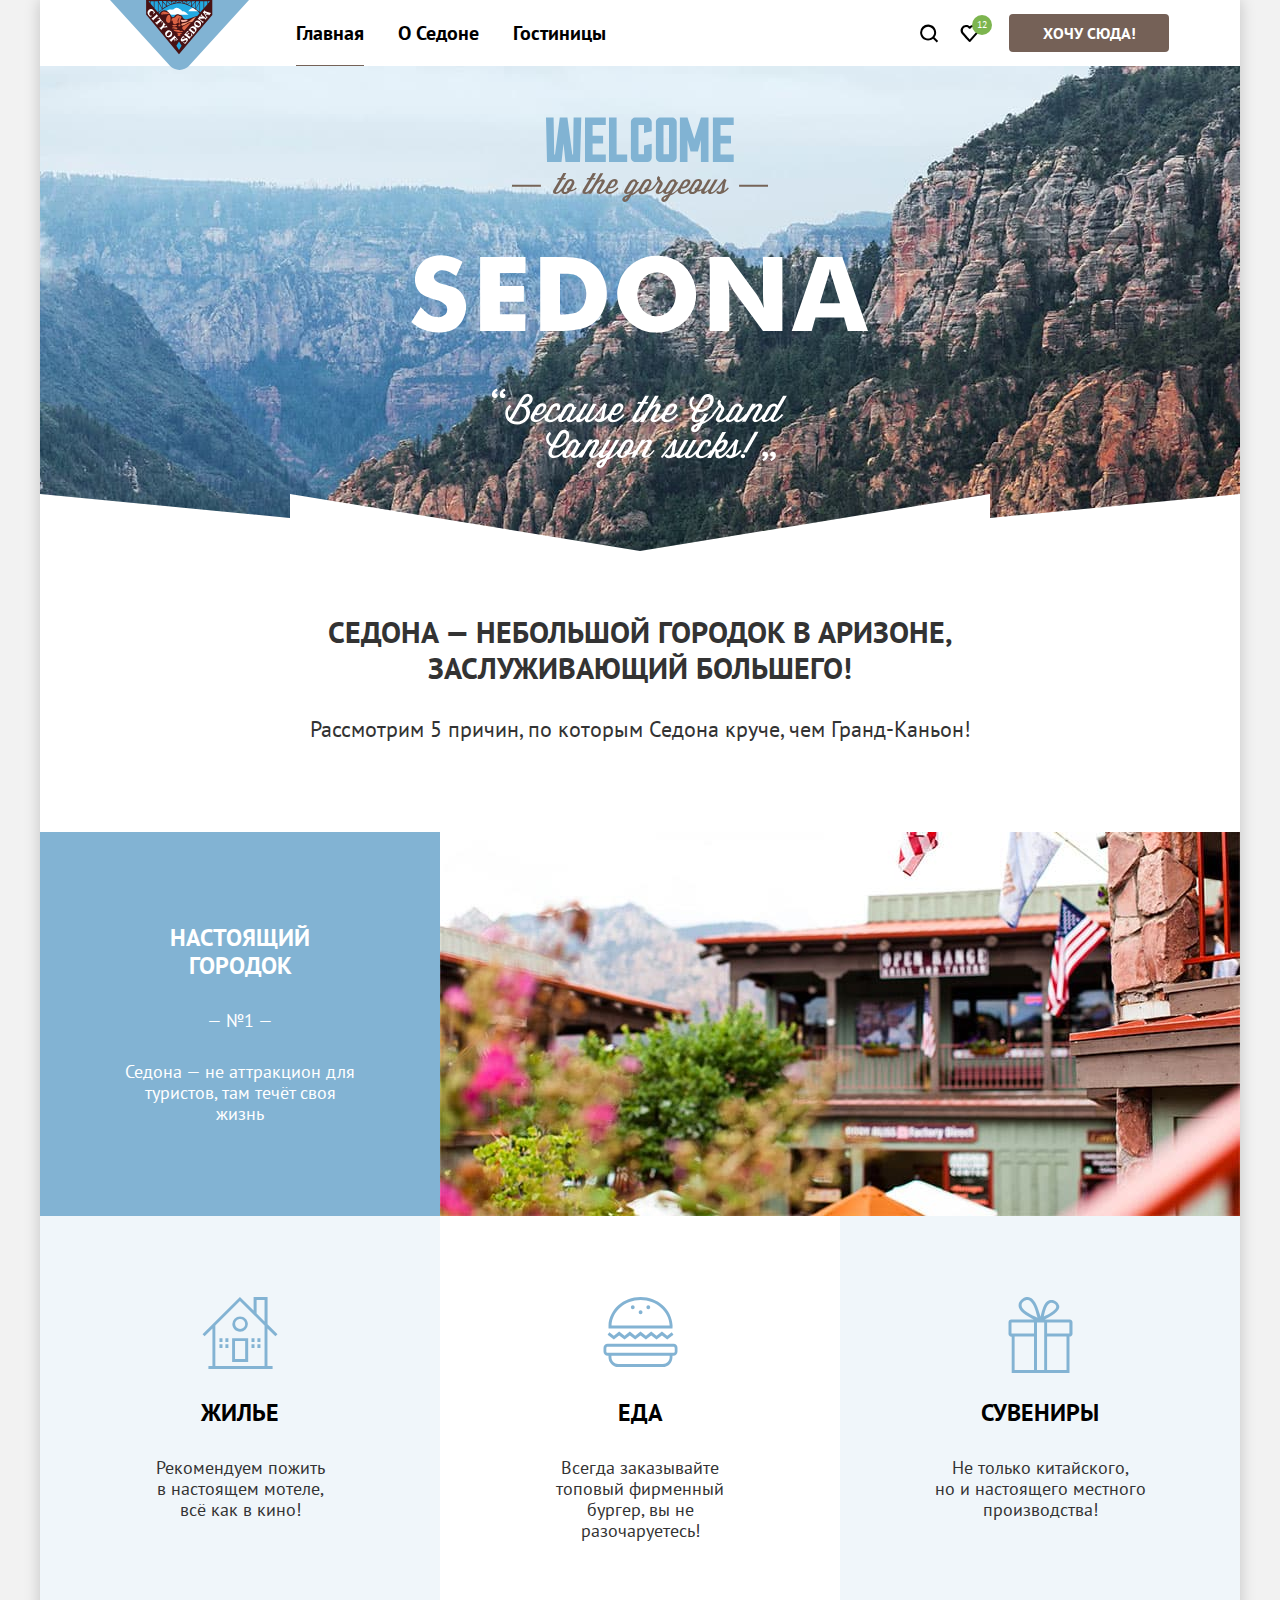
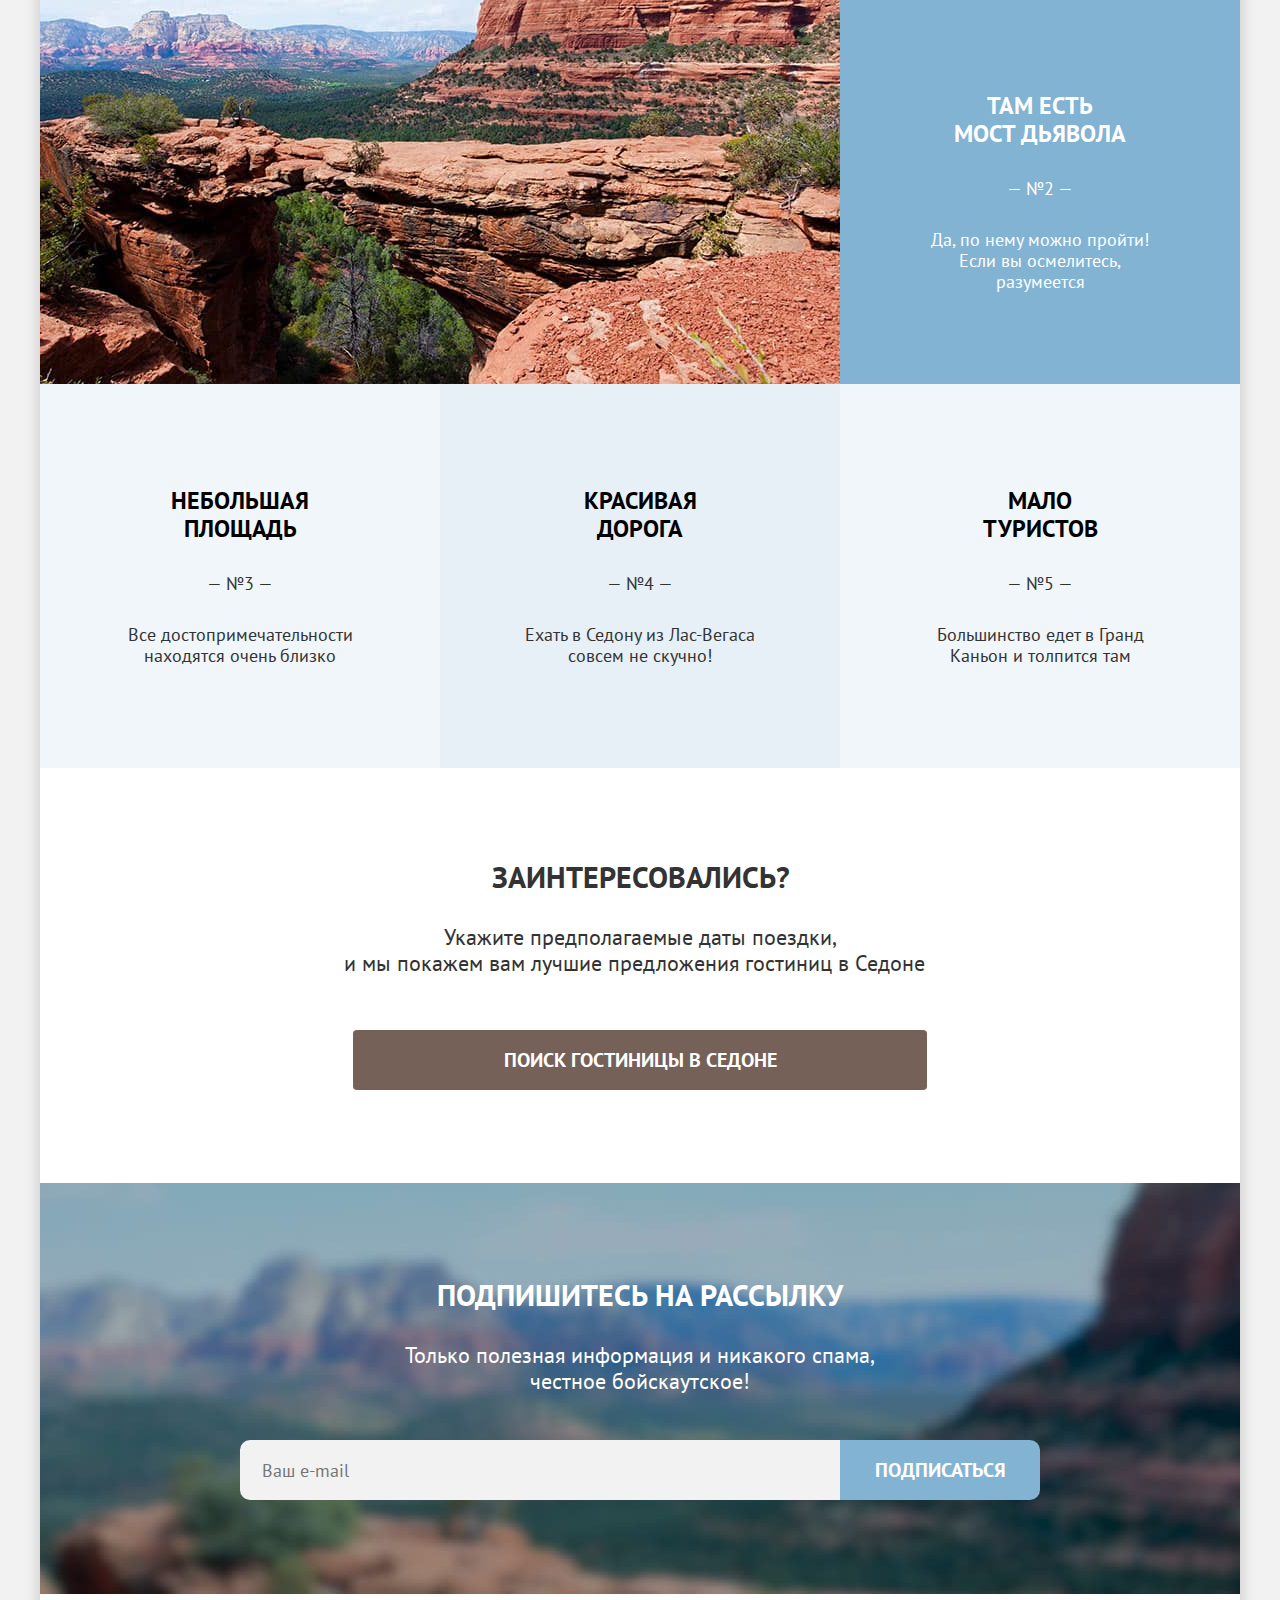
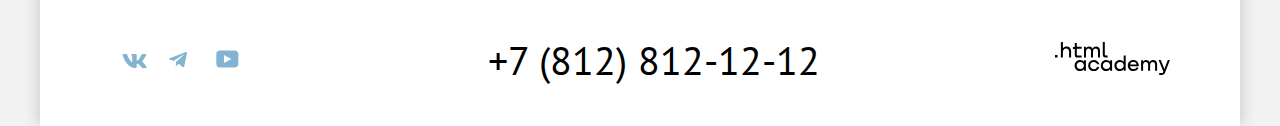
<file: index.html>
<!DOCTYPE html>
<html lang="ru">

<head>
  <meta charset="utf-8">
  <title>HTML Academy: Седона</title>
  <link rel="icon" href="favicon.ico">
  <link rel="icon" type="image/png" sizes="32x32" href="images/favicon.png">
  <link rel="stylesheet" href="styles/style.css">
</head>

<body>
  <div class="container">
    <header class="header">
      <a class="header-logo">
        <img class="page-header-logo" src="images/logo.svg" width="139" height="70" alt="Логотип Седона.">
      </a>
      <nav class="navigation">
        <ul class="navigation-list">
          <li class="navigation-item">
            <a class="navigation-link navigation-link-current">Главная</a>
          </li>
          <li class="navigation-item">
            <a class="navigation-link" href="#">О Седоне</a>
          </li>
          <li class="navigation-item">
            <a class="navigation-link" href="catalog.html">Гостиницы</a>
          </li>
        </ul>
      </nav>
      <nav class="navigation-user">
        <ul class="navigation-list navigation-user">
          <li class="navigation-item">
            <a class="navigation-link" href="#">
              <svg class="navigation-icon" aria-hidden="true" focusable="false" width="19" height="19"
                viewBox="0 0 19 19" fill="currentColor" xmlns="http://www.w3.org/2000/svg">
                <path
                  d="m18.16 17.05-3.71-3.7c1-1.3 1.7-3 1.7-4.9 0-4.4-3.6-8-8.02-8a8.12 8.12 0 0 0-8.02 8.1c0 4.4 3.6 8 8.02 8 1.8 0 3.51-.6 4.91-1.7l3.71 3.7 1.4-1.5Zm-10.03-2.5c-3.3 0-6.02-2.7-6.02-6a6.03 6.03 0 0 1 12.04 0c0 3.3-2.71 6-6.02 6Z" />
              </svg>
              <span class="visually-hidden">Поиск.</span>
            </a>
          </li>
          <li class="navigation-item">
            <a class="navigation-link" href="#">
              <svg class="navigation-icon" aria-hidden="true" focusable="false" width="19" height="17"
                viewBox="0 0 19 17" fill="currentColor" xmlns="http://www.w3.org/2000/svg">
                <path
                  d="M9.58 17c-.3 0-.6-.1-.8-.4-5.42-6.1-6.72-7.5-7.03-7.9A5.4 5.4 0 0 1 6.16 0c1.31 0 2.51.5 3.52 1.3a5.47 5.47 0 0 1 9.03 4.1c0 1.3-.5 2.5-1.31 3.4l-7.02 7.9c-.2.2-.4.3-.8.3ZM3.56 7.5c.3.4 3.51 4 6.12 6.9l6.21-7c.5-.5.7-1.2.7-2 0-1.8-1.5-3.3-3.3-3.3-1 0-2 .5-2.71 1.3-.3.3-.6.4-.9.4-.3 0-.6-.2-.8-.4a3.7 3.7 0 0 0-2.71-1.3c-1.8 0-3.31 1.5-3.31 3.3-.1.9.3 1.6.7 2.1-.1 0-.1 0 0 0Z" />
              </svg>
              <span class="visually-hidden">Избранное.</span>
              <span class="likes">12</span>
            </a>
          </li>
          <li class="navigation-item">
            <button class="button navigation-link" type="button">Хочу сюда!</button>
          </li>
        </ul>
      </nav>
    </header>
    <div class="modal-container modal-container-close">
      <div class="modal modal-auth">
        <button class="modal-close-button" type="button">
          <span class="visually-hidden">Закрыть.</span>
        </button>
        <section class="modal-content">
          <h2 class="modal-title">Поиск гостиницы в Седоне</h2>
          <form class="auth-form" action="https://echo.htmlacademy.ru/" method="post">
            <div class="position">
              <p class="auth-date">
                <label class="field" for="auth-date">Дата Заезда:</label>
                <input class="auth-form-field error" type="text" name="date-leaving" id="auth-date"
                  placeholder="27 апреля 2020" required>
              </p>
              <span class="text-form red">Мы не можем отправить вас в прошлое.</span>
              <p class="auth-date">
                <label class="field" for="auth-date-leaving">Дата Выезда:</label>
                <input class="auth-form-field error" type="text" name="date" id="auth-date-leaving"
                  placeholder="1 сентября 2021" required>
              </p>
              <span class="text-form">На эти даты есть свободные номера. Пока есть.</span>
            </div>
            <div class="group-choice">
              <div class="adults">
                <label class="field-adults" for="adults">Взрослые:</label>
                <span class="visually-hidden">Уменьшить.</span>
                <button class="button button-minus" type="button">
                </button>
                <input class="form-field" type="number" name="adults" id="adults" value="2" min="1" required>
                <span class="visually-hidden">Увеличить.</span>
                <button class="button button-plus" type="button">
                </button>
              </div>
              <div class="child">
                <span class="field-child">
                  <label class="field-child" for="child">
                    Дети:
                    <span class="visually-hidden">Посмотреть дополнительную информацию.</span>
                  </label>
                  <span class="tooltip">
                    <button class="tooltip-toggle" type="button" aria-labelledby="tooltip-label">
                      <svg class="tooltip-icon" width="1" height="9" viewBox="0 0 1 9" fill="currentColor"
                        xmlns="http://www.w3.org/2000/svg">
                        <g clip-path="url(#a)">
                          <path d="M0 9h1V3H0v6ZM1 0H0v1h1V0Z" />
                        </g>
                        <defs>
                          <clipPath id="a">
                            <path d="M0 0h1v9H0z" />
                          </clipPath>
                        </defs>
                      </svg>
                    </button>
                    <span class="tooltip-text" role="tooltip" id="tooltip-label">Укажите количество детей, которые
                      будут
                      с вами, возраст которых от 6 до 18
                      лет. Дети до 6 лет размещаются бесплатно.</span>
                  </span>
                </span>
                <span class="visually-hidden">Уменьшить.</span>
                <button class="button button-minus" type="button">
                </button>
                <input class="form-field" type="number" name="child" id="child" value="1">
                <span class="visually-hidden">Увеличить.</span>
                <button class="button button-plus" type="button">
                </button>
              </div>
            </div>
            <button class="button modal-submit" type="submit">Найти</button>
          </form>
        </section>
      </div>
    </div>
    <main class="main-container">
      <div class="welcome">
        <h1 class="visually-hidden main-header">Седона: город-курорт.</h1>
        <img class="welcome-text" src="images/welcome.svg" width="458" height="403"
          alt="Добро пожаловать в прекрасную Седону.">
      </div>
      <div class="index-block">
        <h2 class="index-header">Седона — небольшой городок в Аризоне,<br>
          заслуживающий большего!</h2>
        <p class="reasons">Рассмотрим 5 причин, по которым Седона круче, чем Гранд-Каньон!</p>
      </div>
      <section>
        <h2 class="visually-hidden reasons-header">Преимущества.</h2>
        <ul class="reasons-list">
          <li class="reasons-item town">
            <div class="reasons-block">
              <h3 class="reasons-title white-title">Настоящий городок</h3>
              <span class="reasons-description white-description">— №1 —</span>
              <p class="reasons-description white-description">Седона — не аттракцион для туристов, там течёт своя
                жизнь
              </p>
            </div>
            <div>
              <img class="reasons-image" src="images/photo-motel.jpg" width="800" height="384"
                alt="Туристический комплекс.">
            </div>
          </li>
          <li class="reasons-item">
            <div class="reasons-block block-housing">
              <h3 class="reasons-title block-title">Жилье</h3>
              <p class="reasons-description-block">Рекомендуем пожить в&nbsp;настоящем мотеле,<br>
                всё как в кино!</p>
            </div>
          </li>
          <li class="reasons-item">
            <div class="reasons-block block-food">
              <h3 class="reasons-title block-title">Еда</h3>
              <p class="reasons-description-block">Всегда заказывайте
                топовый&nbsp;фирменный бургер, вы не разочаруетесь!</p>
            </div>
          </li>
          <li class="reasons-item">
            <div class="reasons-block block-souvenirs">
              <h3 class="reasons-title block-title">Сувениры</h3>
              <p class="reasons-description-block">Не только китайского,<br>
                но и настоящего местного производства!</p>
            </div>
          </li>
          <li class="reasons-item bridge">
            <div class="reasons-block">
              <h3 class="reasons-title white-title">Там есть<br> мост дьявола</h3>
              <span class="reasons-description white-description">— №2 —</span>
              <p class="reasons-description white-description">Да, по нему можно пройти! Если вы осмелитесь,
                разумеется
              </p>
            </div>
            <div>
              <img class="reasons-image" src="images/photo-mountain.jpg" width="800" height="384"
                alt="Красная гора утеса около города Седона.">
            </div>
          </li>
          <li class="reasons-item">
            <h3 class="reasons-title">Небольшая площадь</h3>
            <span class="reasons-description">— №3 —</span>
            <p class="reasons-description">Все достопримечательности находятся очень близко</p>
          </li>
          <li class="reasons-item">
            <h3 class="reasons-title">Красивая<br> дорога</h3>
            <span class="reasons-description">— №4 —</span>
            <p class="reasons-description">Ехать в Седону из Лас-Вегаса совсем не скучно!</p>
          </li>
          <li class="reasons-item">
            <h3 class="reasons-title">Мало<br> туристов</h3>
            <span class="reasons-description">— №5 —</span>
            <p class="reasons-description">Большинство едет в Гранд Каньон и толпится там</p>
          </li>
        </ul>
      </section>
      <section class="interested">
        <h2 class="interested-title">Заинтересовались?</h2>
        <p class="interested-information">Укажите предполагаемые даты поездки,<br> и мы покажем вам лучшие предложения
          гостиниц в Седоне&nbsp;&nbsp;</p>
        <a class="button button-search" href="#">Поиск гостиницы в Седоне</a>
      </section>
      <section class="subscribe">
        <h2 class="subscribe-title">Подпишитесь на рассылку</h2>
        <p class="useful">Только полезная информация и никакого спама,<br> честное бойскаутское!</p>
        <form class="subscribe-form" action="https://echo.htmlacademy.ru/" method="post">
          <label class="visually-hidden" for="subscribed">Ваш e-mail.</label>
          <input class="email error" type="email" name="email" id="subscribed" placeholder="Ваш e-mail" required>
          <button class="button-email button-transform" type="submit">Подписаться</button>
        </form>
      </section>
    </main>
    <footer class="page-footer">
      <section class="page-footer-container">
        <div class="footer-social">
          <h2 class="visually-hidden">Социальные сети.</h2>
          <ul class="footer-social-list">
            <li class="footer-social-item">
              <a class="social-link" href="https://vk.com/htmlacademy">
                <svg class="social-network" aria-hidden="true" focusable="false" width="25" height="14"
                  viewBox="0 0 25 14" xmlns="http://www.w3.org/2000/svg">
                  <path
                    d="M24.12.95c.16-.55 0-.95-.8-.95H20.7c-.67 0-.98.35-1.15.73 0 0-1.33 3.2-3.22 5.27-.61.6-.9.8-1.23.8-.16 0-.41-.2-.41-.74V.95c0-.66-.19-.95-.74-.95H9.82c-.42 0-.67.3-.67.6 0 .61.95.76 1.04 2.5v3.8c0 .84-.15.99-.48.99-.9 0-3.06-3.21-4.34-6.89-.25-.71-.5-1-1.18-1H1.57c-.75 0-.9.35-.9.73 0 .68.89 4.07 4.14 8.55 2.17 3.06 5.23 4.72 8 4.72 1.68 0 1.88-.37 1.88-1v-2.32c0-.73.16-.88.7-.88.38 0 1.05.2 2.6 1.67 1.79 1.75 2.08 2.53 3.08 2.53h2.63c.75 0 1.12-.37.9-1.1-.23-.72-1.08-1.77-2.2-3.02-.62-.7-1.54-1.47-1.82-1.86-.39-.49-.28-.7 0-1.14 0 0 3.2-4.43 3.54-5.93Z" />
                </svg>
                <span class="visually-hidden">ВКонтакте.</span>
              </a>
            </li>
            <li class="footer-social-item">
              <a class="social-link" href="https://t.me/htmlacademy">
                <svg class="social-network" aria-hidden="true" focusable="false" width="18" height="16"
                  viewBox="0 0 18 16" xmlns="http://www.w3.org/2000/svg">
                  <path
                    d="M16.79.1.84 6.25c-1.09.43-1.08 1.04-.2 1.31l4.1 1.28 9.47-5.98c.44-.27.85-.12.52.18L7.05 9.96l-.28 4.22c.41 0 .6-.19.83-.41l1.99-1.93 4.13 3.05c.77.42 1.31.2 1.5-.7l2.72-12.8c.28-1.12-.43-1.62-1.16-1.3Z" />
                </svg>
                <span class="visually-hidden">Telegram.</span>
              </a>
            </li>
            <li class="footer-social-item">
              <a class="social-link" href="https://www.youtube.com/user/htmlacademyru">
                <svg class="social-network" aria-hidden="true" focusable="false" width="23" height="18"
                  viewBox="0 0 23 18" xmlns="http://www.w3.org/2000/svg">
                  <path
                    d="M18.94.5H3.51C1.65.5.33 2.1.33 3.9V14c0 1.9 1.32 3.5 3.18 3.5h15.65c1.64 0 3.17-1.6 3.17-3.4V3.9C22.11 2.1 20.8.5 18.94.5ZM7.99 13.04V4.96L15.33 9l-7.34 4.04Z" />
                </svg>
                <span class="visually-hidden">Youtube.</span>
              </a>
            </li>
          </ul>
        </div>
        <h2 class="visually-hidden">Контакты.</h2>
        <a class="footer-contacts-phone" href="tel:+78128121212">+7 (812) 812-12-12</a>
        <h2 class="visually-hidden">Сайт разработчик.</h2>
        <a class="footer-logo" href="https://htmlacademy.ru/">
          <span class="visually-hidden"> Логотип Академии HTML.</span>
          <svg class="logo-html" aria-hidden="true" focusable="false" width="115" height="33" viewBox="0 0 115 33"
            xmlns="http://www.w3.org/2000/svg">
            <path
              d="M0 12.9v2.6h2.5v-2.6H0ZM11.6 4.5c-1.6 0-2.8.7-3.6 1.7h-.1V0h-2v15.5h2v-5.3c0-2.1 1.3-3.6 3.3-3.6 1.8 0 2.9 1.4 2.9 3.2v5.7h2V9.4c.1-3-1.8-4.9-4.5-4.9ZM26.6 4.8h-4.8V1.1h-2v3.8h-1.9v2h1.9v6c0 1.7 1 2.7 2.7 2.7h4.1v-2h-3.7c-.7 0-1.1-.4-1.1-1.1V6.8h4.8v-2ZM41.1 4.6c-1.6 0-2.9.8-3.5 2.1h-.1c-.6-1.2-1.8-2.1-3.4-2.1-1.4 0-2.5.8-3.1 1.8h-.1V4.8H29v10.6h2V10c0-2 1-3.5 2.6-3.5 1.5 0 2.4 1 2.4 2.6v6.3h2V9.8c0-2.4 1.4-3.3 2.6-3.3 1.5 0 2.4 1 2.4 2.6v6.3h2V8.9c.1-2.5-1.4-4.3-3.9-4.3ZM47.8 12.7c0 1.7 1 2.7 2.8 2.7h2v-2h-1.7c-.7 0-1.1-.4-1.1-1.1V0h-2v12.7ZM28.9 19.7c-.9-1.1-2.2-1.8-3.9-1.8-3.1 0-5.4 2.3-5.4 5.6s2.3 5.6 5.4 5.6c1.8 0 3-.8 3.8-1.9h.1v1.6h2V18.2h-2v1.5Zm-3.6 7.4c-2.2 0-3.6-1.6-3.6-3.6s1.4-3.6 3.6-3.6 3.6 1.6 3.6 3.6c0 1.9-1.4 3.6-3.6 3.6ZM44.2 22c-.5-2.4-2.6-4.1-5.4-4.1a5.4 5.4 0 0 0-5.6 5.6c0 3.1 2.2 5.6 5.6 5.6 2.8 0 4.9-1.8 5.4-4.2h-2.1a3.4 3.4 0 0 1-3.3 2.3c-2.2 0-3.6-1.6-3.6-3.6s1.4-3.6 3.6-3.6c1.6 0 2.8 1 3.3 2.2h2.1V22ZM55.1 19.7c-.9-1.1-2.2-1.8-3.9-1.8-3.1 0-5.4 2.3-5.4 5.6s2.3 5.6 5.4 5.6c1.8 0 3-.8 3.8-1.9h.1v1.6h2V18.2h-2v1.5Zm-3.6 7.4c-2.2 0-3.6-1.6-3.6-3.6s1.4-3.6 3.6-3.6 3.6 1.6 3.6 3.6c0 1.9-1.5 3.6-3.6 3.6ZM68.7 19.8c-.9-1.1-2.2-1.9-3.9-1.9-3.1 0-5.4 2.3-5.4 5.6s2.2 5.6 5.4 5.6c1.7 0 3-.8 3.8-1.8h.1v1.5h2V13.4h-2v6.4Zm-3.6 7.3c-2.2 0-3.6-1.6-3.6-3.6s1.4-3.6 3.6-3.6 3.6 1.6 3.6 3.6c-.1 2-1.5 3.6-3.6 3.6ZM78.3 17.9c-3.3 0-5.5 2.5-5.5 5.6 0 3 2.1 5.6 5.5 5.6 2.5 0 4.5-1.3 5.2-3.6h-2.1c-.5 1-1.6 1.6-3 1.6-1.9 0-3.3-1.3-3.4-2.9h8.8c.2-3.6-2-6.3-5.5-6.3Zm0 1.9c1.7 0 3 1 3.3 2.6h-6.5c.3-1.5 1.5-2.6 3.2-2.6ZM98.2 17.9c-1.6 0-2.9.8-3.6 2h-.1c-.6-1.2-1.8-2-3.4-2-1.4 0-2.5.7-3.1 1.8v-1.5h-1.9v10.6h2v-5.4c0-2 1-3.4 2.6-3.5 1.5 0 2.4 1 2.4 2.6v6.3h2v-5.6c0-2.4 1.4-3.3 2.6-3.3 1.5 0 2.4 1 2.4 2.6v6.3h2v-6.5c.1-2.6-1.4-4.4-3.9-4.4ZM109.4 27l-3.6-8.9h-2.2l4.8 11.6c-.3.9-.7 1.2-1.7 1.2h-2.5v2h2.5c1.8 0 2.8-.8 3.5-2.6l4.7-12.2h-2.1l-3.4 8.9Z" />
          </svg>
        </a>
      </section>
    </footer>
  </div>
</body>

</html>
</file>
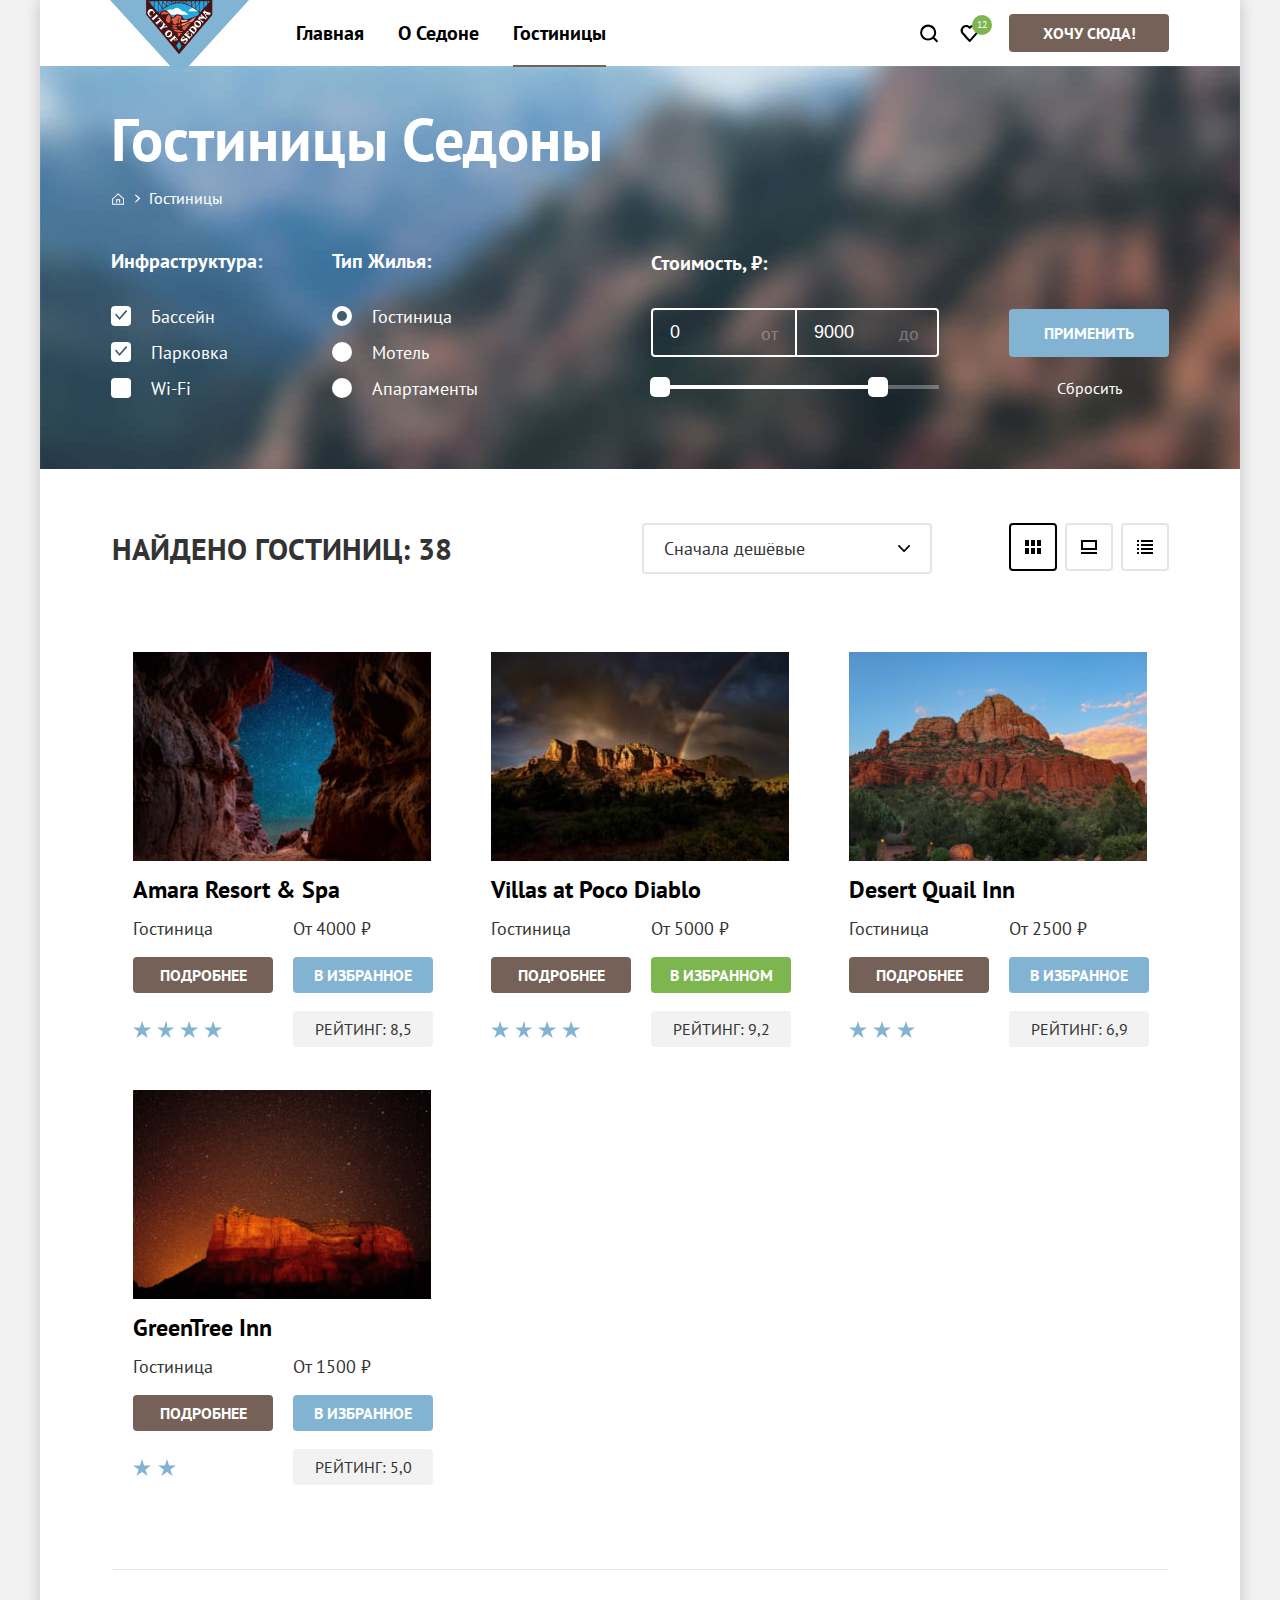
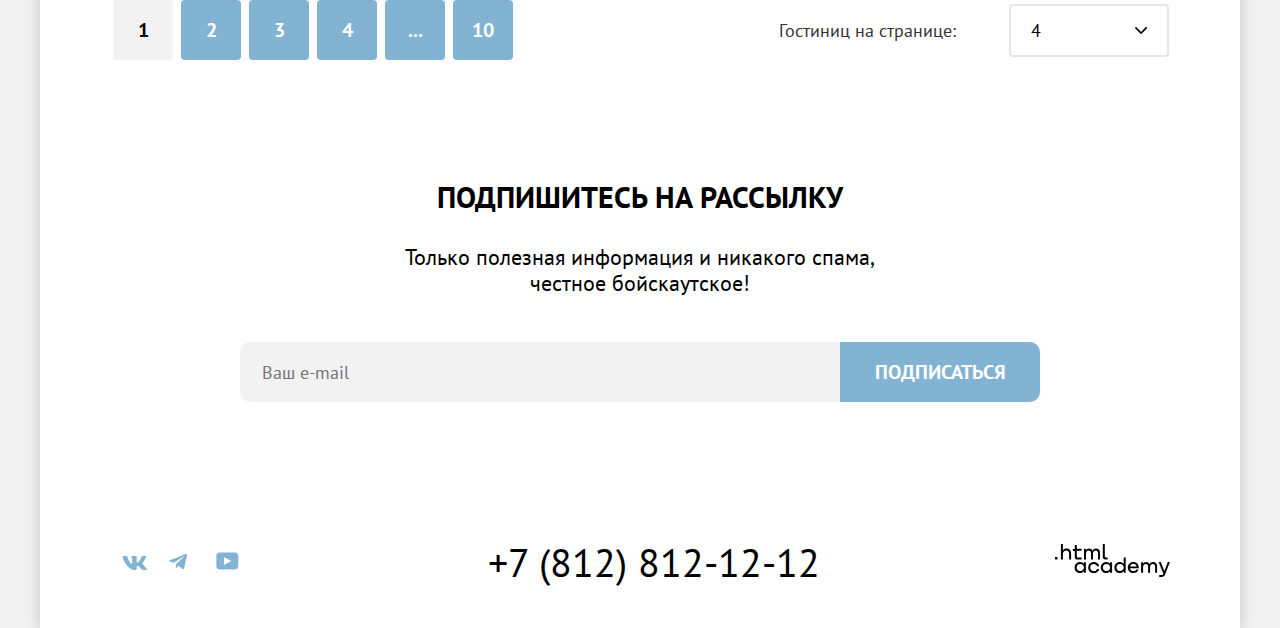
<file: catalog.html>
<!DOCTYPE html>
<html lang="ru">

<head>
  <meta charset="utf-8">
  <title>HTML Academy: Седона. Каталог</title>
  <link rel="icon" href="favicon.ico">
  <link rel="icon" type="image/png" sizes="32x32" href="images/favicon.png">
  <link rel="stylesheet" href="styles/style.css">
</head>

<body>
  <div class="container">
    <header class="page-header">
      <a class="header-logo" href="index.html">
        <img class="page-header-logo" src="images/logo.svg" width="139" height="70" alt="Логотип Седона.">
      </a>
      <nav class="navigation">
        <ul class="navigation-list">
          <li class="navigation-item">
            <a class="navigation-link" href="index.html">Главная</a>
          </li>
          <li class="navigation-item">
            <a class="navigation-link" href="#">О Седоне</a>
          </li>
          <li class="navigation-item">
            <a class="navigation-link navigation-link-current">Гостиницы</a>
          </li>
        </ul>
      </nav>
      <nav class="navigation-user">
        <ul class="navigation-list navigation-user">
          <li class="navigation-item">
            <a class="navigation-link" href="#">
              <svg class="navigation-icon" aria-hidden="true" focusable="false" width="19" height="19"
                viewBox="0 0 19 19" fill="currentColor" xmlns="http://www.w3.org/2000/svg">
                <path
                  d="m18.16 17.05-3.71-3.7c1-1.3 1.7-3 1.7-4.9 0-4.4-3.6-8-8.02-8a8.12 8.12 0 0 0-8.02 8.1c0 4.4 3.6 8 8.02 8 1.8 0 3.51-.6 4.91-1.7l3.71 3.7 1.4-1.5Zm-10.03-2.5c-3.3 0-6.02-2.7-6.02-6a6.03 6.03 0 0 1 12.04 0c0 3.3-2.71 6-6.02 6Z" />
              </svg>
              <span class="visually-hidden">Поиск.</span>
            </a>
          </li>
          <li class="navigation-item">
            <a class="navigation-link" href="#">
              <svg class="navigation-icon" aria-hidden="true" focusable="false" width="19" height="17"
                viewBox="0 0 19 17" fill="currentColor" xmlns="http://www.w3.org/2000/svg">
                <path
                  d="M9.58 17c-.3 0-.6-.1-.8-.4-5.42-6.1-6.72-7.5-7.03-7.9A5.4 5.4 0 0 1 6.16 0c1.31 0 2.51.5 3.52 1.3a5.47 5.47 0 0 1 9.03 4.1c0 1.3-.5 2.5-1.31 3.4l-7.02 7.9c-.2.2-.4.3-.8.3ZM3.56 7.5c.3.4 3.51 4 6.12 6.9l6.21-7c.5-.5.7-1.2.7-2 0-1.8-1.5-3.3-3.3-3.3-1 0-2 .5-2.71 1.3-.3.3-.6.4-.9.4-.3 0-.6-.2-.8-.4a3.7 3.7 0 0 0-2.71-1.3c-1.8 0-3.31 1.5-3.31 3.3-.1.9.3 1.6.7 2.1-.1 0-.1 0 0 0Z" />
              </svg>
              <span class="visually-hidden">Избранное.</span>
              <span class="likes">12</span></a>
          </li>
          <li class="navigation-item">
            <button class="button navigation-link" type="button">Хочу сюда!</button>
          </li>
        </ul>
      </nav>
    </header>
    <main class="main-container main-inner">
      <section class="filter">
        <h1 class="inner-title">Гостиницы Седоны</h1>
        <ol class="breadcrumbs">
          <li>
            <a class="breadcrumbs-link union" href="index.html">
              <span class="visually-hidden">Главная.</span>
            </a>
          </li>
          <li>
            <a class="breadcrumbs-link breadcrumbs-hotel">Гостиницы</a>
          </li>
        </ol>
        <form class="filter-form" action="https://echo.htmlacademy.ru/" method="get">
          <div class="wrapper-form">
            <fieldset class="filter-group infrastructure">
              <legend class="filter-title">Инфраструктура:</legend>
              <ul class="filter-list">
                <li class="filter-item">
                  <label class="option">
                    <input class="visually-hidden option-input" type="checkbox" name="swimming-pool" checked>
                    <span class="caption-mark"></span>
                    <span class="caption">Бассейн</span>
                  </label>
                </li>
                <li class="filter-item">
                  <label class="option">
                    <input class="visually-hidden option-input" type="checkbox" name="parking" checked>
                    <span class="caption-mark"></span>
                    <span class="caption">Парковка</span>
                  </label>
                </li>
                <li class="filter-item">
                  <label class="option">
                    <input class="visually-hidden option-input" type="checkbox" name="Wi-Fi">
                    <span class="caption-mark"></span>
                    <span class="caption">Wi-Fi</span>
                  </label>
                </li>
              </ul>
            </fieldset>
            <fieldset class="filter-group">
              <legend class="filter-title">Тип Жилья:</legend>
              <ul class="filter-list">
                <li class="filter-item">
                  <label class="option">
                    <input class="visually-hidden option-input housing-input" type="radio" name="housing" value="hotels"
                      checked>
                    <span class="caption-mark"></span>
                    <span class="caption">Гостиница</span>
                  </label>
                </li>
                <li class="filter-item">
                  <label class="option">
                    <input class="visually-hidden option-input housing-input" type="radio" name="housing" value="motel">
                    <span class="caption-mark"></span>
                    <span class="caption">Мотель</span>
                  </label>
                </li>
                <li class="filter-item">
                  <label class="option">
                    <input class="visually-hidden option-input housing-input" type="radio" name="housing"
                      value="apartments">
                    <span class="caption-mark"></span>
                    <span class="caption">Апартаменты</span>
                  </label>
                </li>
              </ul>
            </fieldset>
            <div class="wrapper">
              <fieldset class="filter-group">
                <legend class="filter-title">Стоимость, ₽:</legend>
                <div class="range">
                  <div class="range-wrapper">
                    <label class="filter-label">
                      <input class="range-input input-min" type="number" value="0" name="min-price">
                    </label>
                    <label class="filter-label">
                      <input class="range-input input-max" type="number" value="9000" name="max-price">
                    </label>
                  </div>
                  <div class="range-scale">
                    <div class="range-bar" style="right: 61px; width: 228px">
                      <button class="range-toggle toggle-min" type="button">
                        <span class="visually-hidden">Изменить минимальную цену.</span>
                      </button>
                      <button class="range-toggle toggle-max" type="button">
                        <span class="visually-hidden">Изменить максимальную цену.</span>
                      </button>
                    </div>
                  </div>
                </div>
              </fieldset>
              <div class="button-submit-reset">
                <button class="button-submit" type="submit">Применить</button>
                <button class="button-reset" type="reset">Сбросить</button>
              </div>
            </div>
          </div>
        </form>
      </section>
      <section>
        <div class="select">
          <h2 class="catalog-title">
            Найдено гостиниц: 38
          </h2>
          <div class="select-type">
            <select class="select-catalog" aria-label="Сортировка">
              <option value="cheap">Сначала дешёвые</option>
              <option value="expensive">Сначала дорогие</option>
              <option value="popular">Сначала популярные</option>
            </select>
          </div>
          <a class="toggle-list active" href="#">
            <svg aria-hidden="true" focusable="false" width="16" height="14" viewBox="0 0 16 14"
              xmlns="http://www.w3.org/2000/svg">
              <path d="M4 0H0v6h4V0ZM16 0h-4v6h4V0ZM10 0H6v6h4V0ZM4 8H0v6h4V8ZM16 8h-4v6h4V8ZM10 8H6v6h4V8Z"
                fill="#000" />
            </svg>
            <span class="visually-hidden">Показать таблицу.</span>
          </a>
          <a class="toggle-list" href="#">
            <svg aria-hidden="true" focusable="false" width="16" height="14" viewBox="0 0 16 14"
              xmlns="http://www.w3.org/2000/svg">
              <path d="M16 12H0v2h16v-2ZM14 2v6H2V2h12Zm2-2H0v10h16V0Z" fill="#000" />
            </svg>
            <span class="visually-hidden">Показать слайд-шоу.</span>
          </a>
          <a class="toggle-list" href="#">
            <svg aria-hidden="true" focusable="false" width="16" height="14" viewBox="0 0 16 14"
              xmlns="http://www.w3.org/2000/svg">
              <path
                d="M2 0H0v2h2V0ZM16 0H4v2h12V0ZM2 4H0v2h2V4ZM16 4H4v2h12V4ZM2 8H0v2h2V8ZM16 8H4v2h12V8ZM2 12H0v2h2v-2ZM16 12H4v2h12v-2Z"
                fill="#000" />
            </svg>
            <span class="visually-hidden">Показать список.</span>
          </a>
        </div>
        <ul class="hotels-list">
          <li class="hotels-item">
            <a class="hotels-link" href="#">
              <img class="hotels-image" src="images/hotels/hotel.jpg" width="300" height="211"
                alt="Отель Amara Resort & Spa.">
              <h3 class="hotels-title">Amara Resort & Spa</h3>
            </a>
            <div class="hotel-conteiner">
              <span class="hotels">Гостиница</span>
              <span class="hotels-price">От 4000 ₽</span>
              <a class="button hotels-button" href="#">Подробнее</a>
              <button class="button button-favorites button-transform" type="button">В избранное</button>
              <div class="stars stars-amara">
                <span class="visually-hidden">4 звезды.</span>
              </div>
              <div class="rating">Рейтинг: 8,5</div>
            </div>
          </li>
          <li class="hotels-item">
            <a class="hotels-link" href="#">
              <img class="hotels-image" src="images/hotels/hotel-villas.jpg" width="300" height="211"
                alt="Отель Villas at Poco Diablo.">
              <h3 class="hotels-title">Villas at Poco Diablo</h3>
            </a>
            <div class="hotel-conteiner">
              <span class="hotels">Гостиница</span>
              <span class="hotels-price">От 5000 ₽</span>
              <a class="button hotels-button" href="#">Подробнее</a>
              <button class="button button-selected" type="button">В избранном</button>
              <div class="stars stars-villas">
                <span class="visually-hidden">4 звезды.</span>
              </div>
              <div class="rating">Рейтинг: 9,2</div>
            </div>
          </li>
          <li class="hotels-item">
            <a class="hotels-link" href="#">
              <img class="hotels-image" src="images/hotels/hotel-desert.jpg" width="300" height="211"
                alt="Отель Desert Quail Inn.">
              <h3 class="hotels-title">Desert Quail Inn</h3>
            </a>
            <div class="hotel-conteiner">
              <span class="hotels">Гостиница</span>
              <span class="hotels-price">От 2500 ₽</span>
              <a class="button hotels-button" href="#">Подробнее</a>
              <button class="button button-favorites button-transform" type="button">В избранное</button>
              <div class="stars stars-three">
                <span class="visually-hidden">3 звезды.</span>
              </div>
              <div class="rating">Рейтинг: 6,9</div>
            </div>
          </li>
          <li class="hotels-item">
            <a class="hotels-link" href="#">
              <img class="hotels-image" src="images/hotels/hotel-green.jpg" width="300" height="211"
                alt="Отель GreenTree Inn.">
              <h3 class="hotels-title">GreenTree Inn</h3>
            </a>
            <div class="hotel-conteiner">
              <span class="hotels">Гостиница</span>
              <span class="hotels-price">От 1500 ₽</span>
              <a class="button hotels-button" href="#">Подробнее</a>
              <button class="button button-favorites button-transform" type="button">В избранное</button>
              <div class="stars stars-two">
                <span class="visually-hidden">2 звезды.</span>
              </div>
              <div class="rating">Рейтинг: 5,0</div>
            </div>
          </li>
        </ul>
        <div class="pagination">
          <ul class="pagination-list">
            <li class="pagination-item">
              <a class="pagination-link pagination-current">1</a>
            </li>
            <li class="pagination-item">
              <a class="pagination-link button-transform" href="#">2</a>
            </li>
            <li class="pagination-item">
              <a class="pagination-link button-transform" href="#">3</a>
            </li>
            <li class="pagination-item">
              <a class="pagination-link button-transform" href="#">4</a>
            </li>
            <li class="pagination-item">
              <a class="pagination-link button-transform" href="#">...</a>
            </li>
            <li class="pagination-item">
              <a class="pagination-link button-transform" href="#">10</a>
            </li>
          </ul>
          <div class="hotels-quantity">
            <span class="hotel">Гостиниц на странице:</span>
            <select class="select-hotels" name="quantity">
              <option value="4">4</option>
            </select>
          </div>
        </div>
      </section>
      <section class="subscribe subscribe-inner">
        <h2 class="subscribe-title">Подпишитесь на рассылку</h2>
        <p class="useful">Только полезная информация и никакого спама,<br> честное бойскаутское!</p>
        <form class="subscribe-form" action="https://echo.htmlacademy.ru/" method="post">
          <label class="visually-hidden" for="subscribed">Ваш e-mail.</label>
          <input class="email" type="email" name="email" id="subscribed" placeholder="Ваш e-mail" required>
          <button class="button-email button-transform" type="submit">Подписаться</button>
        </form>
      </section>
    </main>
    <footer class="page-footer">
      <section class="page-footer-container">
        <div class="footer-social">
          <h2 class="visually-hidden">Социальные сети.</h2>
          <ul class="footer-social-list">
            <li class="footer-social-item">
              <a class="social-link" href="https://vk.com/htmlacademy">
                <svg class="social-network" aria-hidden="true" focusable="false" width="25" height="14"
                  viewBox="0 0 25 14" xmlns="http://www.w3.org/2000/svg">
                  <path
                    d="M24.12.95c.16-.55 0-.95-.8-.95H20.7c-.67 0-.98.35-1.15.73 0 0-1.33 3.2-3.22 5.27-.61.6-.9.8-1.23.8-.16 0-.41-.2-.41-.74V.95c0-.66-.19-.95-.74-.95H9.82c-.42 0-.67.3-.67.6 0 .61.95.76 1.04 2.5v3.8c0 .84-.15.99-.48.99-.9 0-3.06-3.21-4.34-6.89-.25-.71-.5-1-1.18-1H1.57c-.75 0-.9.35-.9.73 0 .68.89 4.07 4.14 8.55 2.17 3.06 5.23 4.72 8 4.72 1.68 0 1.88-.37 1.88-1v-2.32c0-.73.16-.88.7-.88.38 0 1.05.2 2.6 1.67 1.79 1.75 2.08 2.53 3.08 2.53h2.63c.75 0 1.12-.37.9-1.1-.23-.72-1.08-1.77-2.2-3.02-.62-.7-1.54-1.47-1.82-1.86-.39-.49-.28-.7 0-1.14 0 0 3.2-4.43 3.54-5.93Z" />
                </svg>
                <span class="visually-hidden">ВКонтакте.</span>
              </a>
            </li>
            <li class="footer-social-item">
              <a class="social-link" href="https://t.me/htmlacademy">
                <svg class="social-network" aria-hidden="true" focusable="false" width="18" height="16"
                  viewBox="0 0 18 16" xmlns="http://www.w3.org/2000/svg">
                  <path
                    d="M16.79.1.84 6.25c-1.09.43-1.08 1.04-.2 1.31l4.1 1.28 9.47-5.98c.44-.27.85-.12.52.18L7.05 9.96l-.28 4.22c.41 0 .6-.19.83-.41l1.99-1.93 4.13 3.05c.77.42 1.31.2 1.5-.7l2.72-12.8c.28-1.12-.43-1.62-1.16-1.3Z" />
                </svg>
                <span class="visually-hidden">Telegram.</span>
              </a>
            </li>
            <li class="footer-social-item">
              <a class="social-link" href="https://www.youtube.com/user/htmlacademyru">
                <svg class="social-network" aria-hidden="true" focusable="false" width="23" height="18"
                  viewBox="0 0 23 18" xmlns="http://www.w3.org/2000/svg">
                  <path
                    d="M18.94.5H3.51C1.65.5.33 2.1.33 3.9V14c0 1.9 1.32 3.5 3.18 3.5h15.65c1.64 0 3.17-1.6 3.17-3.4V3.9C22.11 2.1 20.8.5 18.94.5ZM7.99 13.04V4.96L15.33 9l-7.34 4.04Z" />
                </svg>
                <span class="visually-hidden">Youtube.</span>
              </a>
            </li>
          </ul>
        </div>
        <h2 class="visually-hidden">Контакты</h2>
        <a class="footer-contacts-phone" href="tel:+78128121212">+7 (812) 812-12-12</a>
        <h2 class="visually-hidden">Сайт разработчик.</h2>
        <a class="footer-logo" href="https://htmlacademy.ru/">
          <span class="visually-hidden"> Логотип Академии HTML.</span>
          <svg class="logo-html" aria-hidden="true" focusable="false" width="115" height="33" viewBox="0 0 115 33"
            xmlns="http://www.w3.org/2000/svg">
            <path
              d="M0 12.9v2.6h2.5v-2.6H0ZM11.6 4.5c-1.6 0-2.8.7-3.6 1.7h-.1V0h-2v15.5h2v-5.3c0-2.1 1.3-3.6 3.3-3.6 1.8 0 2.9 1.4 2.9 3.2v5.7h2V9.4c.1-3-1.8-4.9-4.5-4.9ZM26.6 4.8h-4.8V1.1h-2v3.8h-1.9v2h1.9v6c0 1.7 1 2.7 2.7 2.7h4.1v-2h-3.7c-.7 0-1.1-.4-1.1-1.1V6.8h4.8v-2ZM41.1 4.6c-1.6 0-2.9.8-3.5 2.1h-.1c-.6-1.2-1.8-2.1-3.4-2.1-1.4 0-2.5.8-3.1 1.8h-.1V4.8H29v10.6h2V10c0-2 1-3.5 2.6-3.5 1.5 0 2.4 1 2.4 2.6v6.3h2V9.8c0-2.4 1.4-3.3 2.6-3.3 1.5 0 2.4 1 2.4 2.6v6.3h2V8.9c.1-2.5-1.4-4.3-3.9-4.3ZM47.8 12.7c0 1.7 1 2.7 2.8 2.7h2v-2h-1.7c-.7 0-1.1-.4-1.1-1.1V0h-2v12.7ZM28.9 19.7c-.9-1.1-2.2-1.8-3.9-1.8-3.1 0-5.4 2.3-5.4 5.6s2.3 5.6 5.4 5.6c1.8 0 3-.8 3.8-1.9h.1v1.6h2V18.2h-2v1.5Zm-3.6 7.4c-2.2 0-3.6-1.6-3.6-3.6s1.4-3.6 3.6-3.6 3.6 1.6 3.6 3.6c0 1.9-1.4 3.6-3.6 3.6ZM44.2 22c-.5-2.4-2.6-4.1-5.4-4.1a5.4 5.4 0 0 0-5.6 5.6c0 3.1 2.2 5.6 5.6 5.6 2.8 0 4.9-1.8 5.4-4.2h-2.1a3.4 3.4 0 0 1-3.3 2.3c-2.2 0-3.6-1.6-3.6-3.6s1.4-3.6 3.6-3.6c1.6 0 2.8 1 3.3 2.2h2.1V22ZM55.1 19.7c-.9-1.1-2.2-1.8-3.9-1.8-3.1 0-5.4 2.3-5.4 5.6s2.3 5.6 5.4 5.6c1.8 0 3-.8 3.8-1.9h.1v1.6h2V18.2h-2v1.5Zm-3.6 7.4c-2.2 0-3.6-1.6-3.6-3.6s1.4-3.6 3.6-3.6 3.6 1.6 3.6 3.6c0 1.9-1.5 3.6-3.6 3.6ZM68.7 19.8c-.9-1.1-2.2-1.9-3.9-1.9-3.1 0-5.4 2.3-5.4 5.6s2.2 5.6 5.4 5.6c1.7 0 3-.8 3.8-1.8h.1v1.5h2V13.4h-2v6.4Zm-3.6 7.3c-2.2 0-3.6-1.6-3.6-3.6s1.4-3.6 3.6-3.6 3.6 1.6 3.6 3.6c-.1 2-1.5 3.6-3.6 3.6ZM78.3 17.9c-3.3 0-5.5 2.5-5.5 5.6 0 3 2.1 5.6 5.5 5.6 2.5 0 4.5-1.3 5.2-3.6h-2.1c-.5 1-1.6 1.6-3 1.6-1.9 0-3.3-1.3-3.4-2.9h8.8c.2-3.6-2-6.3-5.5-6.3Zm0 1.9c1.7 0 3 1 3.3 2.6h-6.5c.3-1.5 1.5-2.6 3.2-2.6ZM98.2 17.9c-1.6 0-2.9.8-3.6 2h-.1c-.6-1.2-1.8-2-3.4-2-1.4 0-2.5.7-3.1 1.8v-1.5h-1.9v10.6h2v-5.4c0-2 1-3.4 2.6-3.5 1.5 0 2.4 1 2.4 2.6v6.3h2v-5.6c0-2.4 1.4-3.3 2.6-3.3 1.5 0 2.4 1 2.4 2.6v6.3h2v-6.5c.1-2.6-1.4-4.4-3.9-4.4ZM109.4 27l-3.6-8.9h-2.2l4.8 11.6c-.3.9-.7 1.2-1.7 1.2h-2.5v2h2.5c1.8 0 2.8-.8 3.5-2.6l4.7-12.2h-2.1l-3.4 8.9Z" />
          </svg>
        </a>
      </section>
    </footer>
  </div>
</body>

</html>
</file>
<file: styles/style.css>
@font-face {
  font-family: "PT Sans";
  font-style: normal;
  font-weight: 400;
  src: url("../fonts/ptsans-400.woff2") format("woff2");
  font-display: swap;
}

@font-face {
  font-family: "PT Sans";
  font-style: normal;
  font-weight: 700;
  src: url("../fonts/ptsans-700.woff2") format("woff2");
  font-display: swap;
}

*,
*::before,
*::after {
  box-sizing: border-box;
}

html {
  height: 100%;
}

body {
  min-width: 1280px;
  margin: 0;
  display: flex;
  flex-direction: column;
  min-height: 100%;
  font-family: "PT Sans", "Arial", sans-serif;
  font-size: 22px;
  line-height: 26px;
  font-weight: 400;
  color: #333333;
  background-color: #f2f2f2;
}

.visually-hidden {
  position: absolute;
  width: 1px;
  height: 1px;
  margin: -1px;
  padding: 0;
  border: 0;
  clip: rect(0 0 0 0);
  overflow: hidden;
}

.container {
  margin: 0 auto;
  width: 1200px;
  box-shadow: 0 0 15px 0 rgba(0, 0, 0, 0.2);
  background-color: #ffffff;
}

.header {
  display: flex;
  margin: 0 auto;
}

.page-header {
  display: flex;
  margin: 0 auto;
}

.page-header-logo {
  display: block;
  margin: 0 30px -5px 70px;
  z-index: 99;
  position: relative;
}

.header-logo[href="index.html"]:hover {
  opacity: 0.6;
  cursor: pointer;
}

.header-logo:focus {
  outline: none;
}

.navigation-list {
  display: flex;
  align-items: center;
  flex-wrap: wrap;
  width: 450px;
  margin: 0;
  padding: 0;
  list-style-type: none;
}

.navigation-user {
  max-width: 290px;
  padding: 0;
  margin-left: auto;
  margin-right: 41px;
}

.navigation-link {
  display: block;
  padding: 20px 17px;
  font-size: 20px;
  font-weight: 700;
  color: #000000;
  text-align: center;
  text-decoration: none;
  position: relative;
}

.navigation-user .navigation-link {
  position: relative;
  min-width: 18px;
  min-height: 18px;
  padding: 31px 20px;
  margin: 0;
}

.navigation-link:focus {
  outline: none;
}

.navigation-icon {
  position: absolute;
  top: 0;
  bottom: 0;
  left: 0;
  right: 0;
  margin: auto;
}

.navigation-user .navigation-item:last-child {
  padding-right: 20px;
}

.navigation-link:hover {
  color: #756157;
}

.navigation-link-current:hover {
  color: #000000;
}

.navigation-icon:hover {
  color: #756157;
}

.navigation-link:focus {
  outline: 2px solid #83b3d3;
}

.likes {
  position: absolute;
  top: 13px;
  left: 23px;
  width: 20px;
  height: 20px;
  font-size: 10px;
  line-height: 13px;
  font-weight: 400;
  color: #ffffff;
  background-color: #7db54f;
  border-radius: 10px;
  padding: 3px;
}

.navigation-link-current::before {
  content: "";
  position: absolute;
  bottom: -1px;
  left: 17px;
  right: 17px;
  height: 2px;
  background-color: #756257;
}

.button.navigation-link {
  padding: 9px 15px;
  margin: 14px 0 14px 20px;
  min-width: 160px;
}

.main-container {
  flex-grow: 1;
  background-color: #ffffff;
}

.main-header {
  margin: 0;
  padding: 0;
}

.welcome {
  background: url(../images/index-background.jpg) center no-repeat;
  text-align: center;
  background-size: cover;
  height: 485px;
  position: relative;
  background-color: #3f5e72;
}

.welcome::after {
  content: '';
  position: absolute;
  bottom: 0;
  left: 0;
  width: 100%;
  height: 57px;
  background-image: url(../images/index-background_vector.svg);
  background-size: cover;
}

.welcome-text {
  padding-top: 51px;
}


.main-container h2 {
  font-size: 30px;
  line-height: 36px;
  font-weight: 700;
  text-transform: uppercase;
  text-align: center;
}

.index-header {
  margin: 63px 0 30px;
}

.reasons {
  text-align: center;
  margin-bottom: 90px;
}

/* Преимущества */

.reasons-header {
  margin: 0;
  padding: 0;
}

.reasons-image {
  display: block;
  margin: 0;
}

.reasons-item {
  display: flex;
  flex-direction: column;
  width: 400px;
  min-height: 384px;
  flex-wrap: wrap;
  font-size: 18px;
  line-height: 21px;
  text-align: center;
  padding: 0 85px 0;
}

.reasons-item:nth-child(2n) {
  background-color: rgba(131, 179, 211, 0.12);
}

.reasons-item:nth-child(3) {
  background-color: #ffffff;
}

.reasons-item:nth-child(7) {
  background-color: rgba(131, 179, 211, 0.2);
}

.reasons-list {
  list-style-type: none;
  display: flex;
  flex-wrap: wrap;
  width: 1200px;
  margin: 0;
  padding: 0;
}

.town {
  flex-direction: row;
  flex-wrap: nowrap;
  width: 100%;
  background-color: #82b3d3;
  padding: 0;
}

.bridge {
  flex-direction: row-reverse;
  flex-wrap: nowrap;
  width: 100%;
  background-color: #82b3d3;
  padding: 0;
}

.reasons-title {
  font-size: 24px;
  line-height: 28px;
  font-weight: 700;
  text-transform: uppercase;
  color: #000000;
  text-align: center;
  margin: 103px 0 30px;
}

.reasons-description {
  font-size: 18px;
  line-height: 21px;
  text-align: center;
  color: #333333;
  margin: 0 0 30px;
}

.reasons-description-block {
  text-align: center;
  margin: 30px 0;
}

.white-title {
  color: #ffffff;
  margin: 92px 85px 30px;
}

.white-description {
  color: #ffffff;
  margin: 30px 85px;
}

.reasons-block {
  margin: 0;
  background-repeat: no-repeat;
  background-position: 50% 81px;
}

.block-title {
  padding: 0;
  margin: 183px 0 0 0;
}

.block-housing {
  background-image: url("../images/housing.svg");
}

.block-food {
  background-image: url("../images/food.svg");
}

.block-souvenirs {
  background-image: url("../images/souvenirs.svg");
}

/* Заинтересовались */

.interested .button {
  font-size: 20px;
  line-height: 36px;
  font-weight: 700;
  text-align: center;
  color: #ffffff;
  background-color: #756157;
  text-decoration: none;
  text-transform: uppercase;
}

.interested-title {
  margin: 91px 451px 29px 452px;
}

.interested-information {
  margin-bottom: 54px;
  text-align: center;
}

.button.button-search {
  display: block;
  width: 574px;
  min-height: 36px;
  margin: 0 auto 93px;
  padding: 12px 15px;
  border-radius: 4px;
}

/* Рассылка */

.subscribe {
  margin: 0;
  padding: 94px 0;
  background-image: url("../images/background-subscribe.jpg");
  background-color: #3f5e72;
  background-size: 100% auto;
  background-repeat: no-repeat;
  color: #ffffff;
  text-align: center;
  width: 1200px;
  min-height: 411px;
}

.subscribe-inner {
  background-image: none;
  background-color: #ffffff;
  color: #000000;
}

.subscribe-title {
  text-transform: uppercase;
  margin: 0;
}

.useful {
  text-align: center;
  margin: 29px 0 46px;
}

.subscribe-form {
  display: grid;
  grid-template-columns: minmax(min-content, 600px) minmax(min-content, 200px);
  justify-content: center;
}

.email {
  border: none;
  border-radius: 10px 0 0 10px;
  background-color: #f2f2f2;
  padding-left: 22px;
  font-family: "PT Sans", sans-serif;
  font-size: 18px;
  line-height: 21px;
  margin: 0;
}

.email:disabled {
  background-color: #f2f2f2;
}

.email:invalid .email.error {
  box-shadow: none;
}

.button-email {
  font-family: "PT Sans", sans-serif;
  font-size: 20px;
  line-height: 36px;
  font-weight: 700;
  text-align: center;
  text-transform: uppercase;
  color: #ffffff;
  background-color: #82b3d3;
  min-width: 200px;
  margin: 0;
  padding: 12px 15px;
  border: none;
  border-radius: 0 10px 10px 0;
  cursor: pointer;
}

/* Футер */

.page-footer {
  color: #000000;
  background-color: #ffffff;
}

.page-footer-container {
  display: flex;
  min-width: 1060px;
  margin: 0 70px;
  justify-content: space-between;
  padding: 46px 0;
}

.footer-social {
  min-width: 142px;
}

.footer-social-list {
  display: flex;
  flex-wrap: wrap;
  justify-content: space-around;
  margin: 0;
  padding: 0;
  list-style-type: none;
}

.social-network {
  fill: #83b3d3;
}

.social-network:hover {
  fill: #68a2ca;
}

.social-link:focus .social-network {
  fill: #68a2ca;
}

.social-link:focus {
  outline: none;
}

.social-network:active {
  fill: rgba(104, 162, 202, 0.3);
}

.footer-social-item {
  width: 24px;
  height: 14px;
  margin: 7px;
}

.footer-contacts-phone {
  display: block;
  font-size: 40px;
  line-height: 40px;
  text-align: center;
  color: #000000;
  text-decoration: none;
}

.footer-contacts-phone:hover,
.footer-contacts-phone:focus {
  color: #756157;
  outline: none;
}

.footer-contacts-phone:active {
  color: rgba(117, 97, 87, 0.3);
}

.footer-logo {
  width: 115px;
  align-self: flex-end;
}

.logo-html {
  color: #000000;
}

.logo-html:hover,
.logo-html:focus {
  fill: #756157;
}

.footer-logo:focus {
  outline: none;
  fill: #756157;
}

.logo-html:active {
  fill: rgba(117, 97, 87, 0.3);
}

/* Модальное окно */

.modal-container {
  position: fixed;
  display: flex;
  top: 0;
  left: 0;
  width: 100%;
  height: 100%;
  background-color: rgba(242, 242, 242, 0.8);
  z-index: 2;
}

.modal {
  position: relative;
  margin: auto;
  padding: 62px 70px;
  background-color: #ffffff;
  border-radius: 30px;
  box-shadow: 0 25px 50px 0 rgba(0, 0, 0, 0.15);
}

.modal-auth {
  width: 715px;
  min-height: 561px;
}

.modal-close-button {
  position: absolute;
  padding: 0;
  top: 54px;
  right: 70px;
  width: 53px;
  height: 53px;
  background-color: #f2f2f2;
  border-radius: 50%;
  border: none;
  background-image: url("../images/close.svg");
  background-repeat: no-repeat;
  background-position: center;
  cursor: pointer;
}

.modal-close-button:hover,
.modal-close-button:focus {
  background-color: #e6e6e6;
}

.modal-close-button:focus {
  outline: 3px solid #83b3d3;
}

.modal-close-button:active {
  background-color: #b8b8b8;
  outline: none;
  opacity: 0.3;
}

.modal-title {
  margin: 0 0 63px;
  font-family: "PT Sans", sans-serif;
  font-size: 30px;
  line-height: 36px;
  font-weight: 700;
  color: #000000;
  text-transform: uppercase;
}

.auth-date {
  margin: 0 0 40px;
}

.auth-date {
  display: flex;
  justify-content: space-between;
  align-items: center;
  font-size: 20px;
  line-height: 26px;
  font-weight: 700;
}

.auth-form-field {
  width: 420px;
  padding: 15px 19px;
  border-radius: 4px;
  border: none;
  background: url("../images/calendar.svg") no-repeat right 17px center #f2f2f2;
  font-size: 18px;
  line-height: 21px;
  font-family: "PT Sans", sans-serif;
  color: #000000;
  cursor: pointer;
  z-index: 1;
}

.auth-form-field:hover,
.auth-form-field:focus {
  background-color: #e6e6e6;
}

.auth-form-field:focus {
  outline: 3px solid #83b3d3;
}

.auth-form-field:not(:placeholder-shown) {
  background-color: #ffffff;
  box-shadow: 0 0 1px 2px #000000;
}

.auth-form-field:disabled {
  background-color: #f2f2f2;
  cursor: not-allowed;
}

.auth-form-field:invalid .auth-form-field.error {
  box-shadow: none;
  color: #ff5757;
}

.position {
  position: relative;
}

.text-form {
  font-size: 16px;
  line-height: 21px;
  position: absolute;
  bottom: -27px;
  left: 27%;
}

.text-form.red {
  top: 41%;
  color: #ff5757;
}

.group-choice {
  display: flex;
  margin-bottom: 40px;
  font-size: 20px;
  line-height: 26px;
  font-weight: 700;
}

.tooltip-toggle {
  border: none;
  padding: 0;
  margin: 0;
  display: block;
  background-color: #83b3d3;
  border-radius: 50%;
  width: 25px;
  height: 25px;
  cursor: pointer;
  position: absolute;
  left: 111px;
  bottom: 15px;
}

.tooltip-icon {
  width: 100%;
  height: 100%;
  padding: 8px 12px;
  color: #ffffff;
  display: block;
}

.tooltip-toggle:hover {
  background-color: #68a2ca;
}

.tooltip {
  position: absolute;
  top: 52px;
  left: -2px;
}

.tooltip-text {
  background-color: #333333;
  box-shadow: 0 15px 30px 0 rgba(0, 0, 0, 0.3);
  color: #ffffff;
  font-size: 16px;
  line-height: 21px;
  font-weight: 400;
  text-transform: none;
  padding: 15px 18px 18px 22px;
  border-radius: 10px;
  width: 256px;
  min-height: 143px;
  left: -3px;
  position: absolute;
  display: none;
}

.tooltip-text::after {
  content: "";
  background-image: url("../images/corner.svg");
  width: 19px;
  height: 9px;
  position: absolute;
  bottom: 100%;
  left: 0;
  right: 0;
  margin-left: auto;
  margin-right: auto;
}

.tooltip-toggle:hover+.tooltip-text,
.tooltip-toggle:focus+.tooltip-text {
  display: block;
}

.form-field {
  width: 133px;
  padding: 14px 60px;
  font-family: inherit;
  font-size: 18px;
  line-height: 21px;
  color: #000000;
  border-radius: 4px;
  border: none;
  background-color: #f2f2f2;
  cursor: pointer;
}

.form-field::-webkit-outer-spin-button,
.form-field::-webkit-inner-spin-button {
  appearance: none;
  margin: 0;
}

.form-field:disabled {
  background-color: #f2f2f2;
  cursor: not-allowed;
}

.adults {
  position: relative;
  font-size: 20px;
  line-height: 26px;
}

.adults::before,
.adults::after {
  content: "";
  position: absolute;
  width: 13px;
  height: 1px;
  background-color: rgba(0, 0, 0, 0.2);
  z-index: 2;
  top: 45%;
  right: 7%;
}

.adults::before {
  transform: rotate(90deg);
}

.adults:hover::before,
.adults:hover::after {
  background-color: #000000;
}

.adults:focus::before,
.adults:focus::after {
  background-color: #000000;
}

.field-adults {
  padding-right: 61px;
}

.field-child {
  padding-right: 21px;
  padding-left: 27px;
}

.field-adults::after {
  content: "";
  position: absolute;
  width: 13px;
  height: 1px;
  background-color: rgba(0, 0, 0, 0.2);
  z-index: 2;
  top: 46%;
  right: 35%;
}

.field-adults:hover::after,
.field-adults:focus::after {
  background-color: #000000;
}

.child {
  position: relative;
}

.child::before,
.child::after {
  content: "";
  position: absolute;
  width: 13px;
  height: 1px;
  background-color: rgba(0, 0, 0, 0.2);
  z-index: 2;
  top: 45%;
  right: 7%;
}

.child::before {
  transform: rotate(90deg);
}

.child:hover::before,
.child:hover::after {
  background-color: #000000;
}

.child:focus::before,
.child:focus::after {
  background-color: #000000;
}

.field-child::after {
  content: "";
  position: absolute;
  width: 13px;
  height: 1px;
  background-color: rgba(0, 0, 0, 0.1);
  z-index: 2;
  top: 46%;
  right: 36%;
}

.field-child:hover::after,
.field-child:focus::after {
  background-color: #000000;
}

.button.button-minus {
  position: absolute;
  z-index: 1;
  transform: translate(7px, 0);
  background-color: transparent;
  border: none;
  padding: 22px 16px;
}

.button.button-plus {
  position: absolute;
  z-index: 1;
  transform: translate(-44px, 0);
  background-color: transparent;
  border: none;
  padding: 22px 16px;
}

.button.button-plus:hover,
.button.button-minus:hover {
  background-color: transparent;
}

.button.button-plus:focus,
.button.button-minus:focus {
  border: 3px solid #83b3d3;
  background-color: transparent;
  outline: none;
}

.button.modal-submit {
  width: 575px;
  padding: 12px 26px;
  font-size: 20px;
  line-height: 36px;
  border-radius: 10px;
  background-color: #83b3d3;
  border: none;
}

.button.modal-submit:hover,
.button.modal-submit:active {
  background-color: #68a2ca;
}

.button.modal-submit:focus {
  outline: 3px solid #756257;
  background-color: #68a2ca;
}

/* Блокировка */

.modal-container-close {
  display: none;
}

/* Фильтр */

.filter {
  background-image: url("../images/catalog-backgraund.jpg");
  background-size: cover;
  background-repeat: no-repeat;
  background-color: #3f5e72;
  color: #ffffff;
  min-height: 403px;
  margin: 0;
  padding: 34px 71px 70px;
}

.inner-title {
  font-size: 60px;
  line-height: 78px;
  font-weight: 700;
  text-align: left;
  margin-top: 0;
  margin-bottom: 10px;
}

.breadcrumbs {
  display: flex;
  margin: 0;
  padding: 0;
  list-style-type: none;
  background: url("../images/arrow.svg") no-repeat 24px center;
}

.breadcrumbs-link {
  display: flex;
  font-size: 16px;
  line-height: 21px;
  text-align: left;
  text-decoration: none;
  cursor: pointer;
}

.breadcrumbs-link.union {
  position: relative;
}

.breadcrumbs-link.union::after {
  content: "";
  position: absolute;
  top: 5px;
  left: 1px;
  width: 12px;
  height: 12px;
  background: url("../images/breadcrubs-union.svg") no-repeat left;
}

.breadcrumbs-link.union:hover::after {
  opacity: 0.6;
}

.breadcrumbs-link:focus {
  outline: none;
}

.breadcrumbs-link.union:active::after {
  opacity: 0.3;
}

.breadcrumbs-hotel {
  padding-left: 38px;
}

.wrapper-form {
  display: flex;
  margin-top: 39px;
}

.wrapper {
  display: flex;
  margin-left: auto;
}

.filter-group {
  margin: 0;
  padding: 0;
  border: none;
  align-self: flex-end;
}

.filter-title {
  font-size: 20px;
  line-height: 26px;
  font-weight: 700;
  text-align: left;
  margin-bottom: 32px;
  padding: 0;
}

.infrastructure {
  padding-right: 70px;
}

.caption {
  font-size: 18px;
  line-height: 21px;
  font-weight: 400;
  text-align: left;
}

.option {
  position: relative;
  display: block;
  padding-left: 40px;
  cursor: pointer;
  font-size: 18px;
  line-height: 21px;
}

.caption-mark {
  position: absolute;
  top: 0;
  left: 0;
  width: 20px;
  height: 20px;
  background-color: #ffffff;
  border: none;
  border-radius: 4px;
}

.option:hover .caption-mark {
  background-color: rgba(255, 255, 255, 0.6);
}

.option-input:focus+.caption-mark {
  background-color: rgba(255, 255, 255, 0.6);
  outline: 3px solid #83b3d3;
}

.option:active .caption-mark {
  background-color: rgba(255, 255, 255, 0.3);
}

.option-input[type="checkbox"]:checked+.caption-mark::after {
  position: absolute;
  content: "";
  width: 13px;
  height: 11px;
  top: 4px;
  left: 4px;
  background: url("../images/check-input.svg") no-repeat;
  appearance: none;
}

.option-input[type="radio"]+.caption-mark {
  border-radius: 50%;
}

.option-input[type="radio"]:checked+.caption-mark::before {
  position: absolute;
  top: 5px;
  left: 5px;
  width: 10px;
  height: 10px;
  background-color: #3f5e72;
  border-radius: 50%;
  content: "";
}

.option-input:disabled+.caption-mark {
  background-color: rgba(255, 255, 255, 0.3);
  cursor: not-allowed;
}

.housing-input:focus+.caption-mark {
  background-color: #ffffff;
  outline: 3px solid #83b3d3;
}

.filter-list {
  margin: 0;
  padding: 0;
  list-style-type: none;
}

.filter-item:not(:last-child) {
  margin-bottom: 15px;
}

/* Ползунок */

.range-wrapper {
  display: flex;
  flex-wrap: wrap;
  border-radius: 4px;
  position: relative;
}

.range-input {
  width: 144px;
  padding: 12px 17px;
  font-size: 18px;
  line-height: 21px;
  border: 2px solid #ffffff;
  border-right: none;
  background-color: transparent;
  color: #ffffff;
  appearance: textfield;
}

.range-input:focus {
  box-shadow: 0 0 0 3px #81b3d2, inset 0 0 0 3px #81b3d2;
  border-radius: 4px 0 0 4px;
  outline: none;
}

.range-input:active {
  background-color: #756257;
  box-shadow: none;
  outline: none;
}

.range-input:disabled {
  background-color: rgba(0, 0, 0, 0.3);
  border-color: rgba(0, 0, 0, 0.3);
  cursor: not-allowed;
}

.range {
  position: relative;
}

.input-min {
  border-radius: 4px 0 0 4px;
}

.input-max {
  border: 2px solid #ffffff;
  border-radius: 0 4px 4px 0;
}

.input-max:focus {
  border-radius: 0 4px 4px 0;
}

.input-max:active {
  background-color: #756257;
  box-shadow: none;
  outline: none;
}

.range-wrapper::before {
  content: "до";
  position: absolute;
  color: #ffffff;
  top: 15px;
  right: 20px;
  font-size: 18px;
  line-height: 21px;
  opacity: 30%;
}

.range-wrapper::after {
  content: "от";
  position: absolute;
  color: #ffffff;
  top: 15px;
  left: 110px;
  font-size: 18px;
  line-height: 21px;
  opacity: 30%;
}

.range-input::-webkit-outer-spin-button,
.range-input::-webkit-inner-spin-button {
  appearance: none;
  margin: 0;
}

.range-wrapper:hover,
.range-input:hover {
  border-color: rgba(255, 255, 255, 0.6);
}

.range-scale {
  position: relative;
  height: 4px;
  background-color: rgba(255, 255, 255, 0.3);
  border: none;
  margin-top: 28px;
  margin-bottom: 10px;
}

.range-bar {
  position: absolute;
  height: 4px;
  background-color: #ffffff;
  opacity: 1;
  border: none;
}

.range-toggle {
  position: absolute;
  width: 20px;
  height: 20px;
  background-color: #ffffff;
  border-radius: 5px;
  cursor: pointer;
  border: none;
}

.range-toggle:focus {
  outline: 3px solid #83b3d3;
}

.range-toggle:active {
  outline: 2px solid #83b3d3;
}

.toggle-min {
  top: -8px;
  left: 0;
}

.toggle-max {
  top: -8px;
  right: -10px;
}

.button-submit,
.hotels-button {
  font-size: 16px;
  line-height: 20px;
  font-weight: 700;
  text-align: center;
  text-transform: uppercase;
  text-decoration: none;
  color: #ffffff;
  background-color: #82b3d3;
  border: none;
  border-radius: 4px;
  cursor: pointer;
}

.button-submit-reset {
  display: flex;
  flex-direction: column;
  justify-content: flex-end;
  padding-left: 70px;
}

.button-submit {
  width: 160px;
  padding: 14px 15px;
  font: inherit;
  font-size: 16px;
  line-height: 20px;
  font-weight: 700;
}

.button-submit:hover,
.button-submit:focus {
  background-color: #68a2ca;
  outline: none;
}

.button-submit:active {
  background-color: #82b3d3;
  color: rgba(255, 255, 255, 0.3);
}

.button-reset {
  font: inherit;
  font-size: 16px;
  line-height: 20px;
  text-align: center;
  color: #ffffff;
  background-color: transparent;
  border: none;
  cursor: pointer;
  border-radius: 4px;
  width: 100px;
  align-self: center;
  margin-top: 20px;
}

.button-reset:hover {
  opacity: 0.6;
}

.button-reset:focus {
  outline: 3px solid #83b3d3;
}

.button-reset:active {
  opacity: 0.3;
  border: none;
}

.hotels-list {
  display: grid;
  grid-template-columns: repeat(3, 340px);
  column-gap: 18px;
  justify-content: center;
  list-style-type: none;
  margin: 0;
  padding: 0;
}

.hotels-item {
  padding: 21px;
}

.hotel-conteiner {
  display: grid;
  grid-template-columns: 140px 140px;
  gap: 18px 20px;
}

.hotels-price {
  font-size: 18px;
  line-height: 21px;
  text-align: left;
  color: #333333;
}

.hotels-link {
  text-align: left;
  text-decoration: none;
  color: #000000;
}

.hotels-title {
  margin: 14px 0;
  font-size: 24px;
  line-height: 28px;
}

.hotels-image {
  display: block;
  object-fit: contain;
  max-width: 100%;
}

.button {
  font-family: inherit;
  font-size: 16px;
  line-height: 20px;
  font-weight: 700;
  text-align: center;
  text-transform: uppercase;
  text-decoration: none;
  color: #ffffff;
  background-color: #756157;
  cursor: pointer;
  padding: 8px;
  border-radius: 4px;
  border: none;
}

.button:hover {
  background-color: #615048;
}

.button:focus {
  background-color: #615048;
  outline: none;
}

.button:active {
  background-color: #756157;
  color: rgba(255, 255, 255, 0.3);
}

.button-transform {
  background-color: #82b3d3;
}

.button-transform:hover {
  background-color: #68a2ca;
}

.button-transform:focus {
  background-color: #68a2ca;
  outline: none;
}

.button-transform:active {
  background-color: #82b3d3;
  color: rgba(255, 255, 255, 0.3);
}

.button-selected {
  background-color: #7db54f;
}

.button-selected:hover {
  background-color: #6c9e42;
}

.button-selected:focus {
  background-color: #6c9e42;
  outline: none;
}

.button-selected:active {
  background-color: #7db54f;
  color: rgba(255, 255, 255, 0.3);
}

.button:disabled,
.button-email:disabled {
  background-color: #e5e5e5;
  color: #ffffff;
  border: none;
  cursor: not-allowed;
}

.stars {
  background: url("../images/star.svg");
  align-self: center;
  width: 89px;
  height: 17px;
  background-repeat: space;
}

.stars-three {
  width: 66px;
}

.stars-two {
  width: 43px;
}

.rating {
  font-size: 16px;
  line-height: 20px;
  text-align: center;
  text-transform: uppercase;
  background-color: #f2f2f2;
  width: 140px;
  padding: 8px;
  border-radius: 4px;
}

/* Каталог */
.select-catalog,
.hotels {
  font-size: 18px;
  line-height: 21px;
  text-align: left;
  color: #333333;
}

.select {
  display: flex;
  margin: 54px 71px 56px 72px;
}

.catalog-title {
  font-size: 30px;
  line-height: 36px;
  font-weight: 700;
  text-align: left;
  text-transform: uppercase;
  margin: 0;
  align-self: center;
  margin-right: 190px;
}

.select-type {
  position: relative;
  display: flex;
  align-items: center;
  width: 290px;
  margin-right: auto;
}

.select-catalog {
  border: 2px solid #e5e5e5;
  border-radius: 4px;
  width: 100%;
  padding: 13px 20px;
  font: inherit;
  font-size: 18px;
  line-height: 21px;
  background: url("../images/arrow-down.svg") no-repeat right 20px center;
  appearance: none;
  cursor: pointer;
}

.select-catalog:hover,
.select-catalog:focus {
  border: 2px solid #68a2ca;
  outline: none;
}

.select-hotels:hover,
.select-hotels:focus {
  border: 2px solid #68a2ca;
  outline: none;
}

.select-catalog:active,
.select-hotels:active {
  border: 2px solid #3f5e72;
}

.select-catalog:disabled,
.select-hotels:disabled {
  border: 2px solid rgba(0, 0, 0, 0.3);
  opacity: 0.3;
  cursor: not-allowed;
}

.toggle-list {
  display: flex;
  margin-right: 8px;
  border: 2px solid #e5e5e5;
  border-radius: 4px;
  width: 48px;
  height: 48px;
  justify-content: center;
  align-items: center;
}

.toggle-list.active {
  border-color: #000000;
}

.toggle-list:last-child {
  margin-right: 0;
}

.toggle-list:hover,
.toggle-list:active {
  border-color: #000000;
}

.toggle-list:focus {
  border-color: #68a2ca;
}

.toggle-list:focus {
  outline: none;
}

/* Пагинация */

.pagination-list {
  position: relative;
  display: flex;
  list-style-type: none;
  margin: 0;
  padding: 0;
}

.pagination-list::after {
  content: "";
  position: absolute;
  border-bottom: 1px solid #e6e6e6;
  width: 1055px;
  bottom: 90px;
}

.pagination {
  display: flex;
  margin: 94px 71px 25px 73px;
  padding: 0;
}

.pagination-item:not(:last-child) {
  margin-right: 8px;
}

.pagination-link {
  display: block;
  box-sizing: border-box;
  width: 60px;
  height: 60px;
  padding-top: 12px;
  font-size: 20px;
  line-height: 36px;
  font-weight: 700;
  text-align: center;
  text-decoration: none;
  color: #ffffff;
  background-color: #82b3d3;
  border-radius: 4px;
}

.pagination-current {
  color: #000000;
  background-color: #f2f2f2;
}

.hotels-quantity {
  margin-left: auto;
  align-self: center;
  font-family: inherit;
  font-size: 18px;
  line-height: 21px;
}

.select-hotels {
  width: 160px;
  padding: 14px;
  padding-left: 20px;
  margin-left: 48px;
  font: inherit;
  border: 2px solid #e5e5e5;
  border-radius: 4px;
  background: url("../images/arrow-down.svg") no-repeat right 20px center;
  appearance: none;
}
</file>
